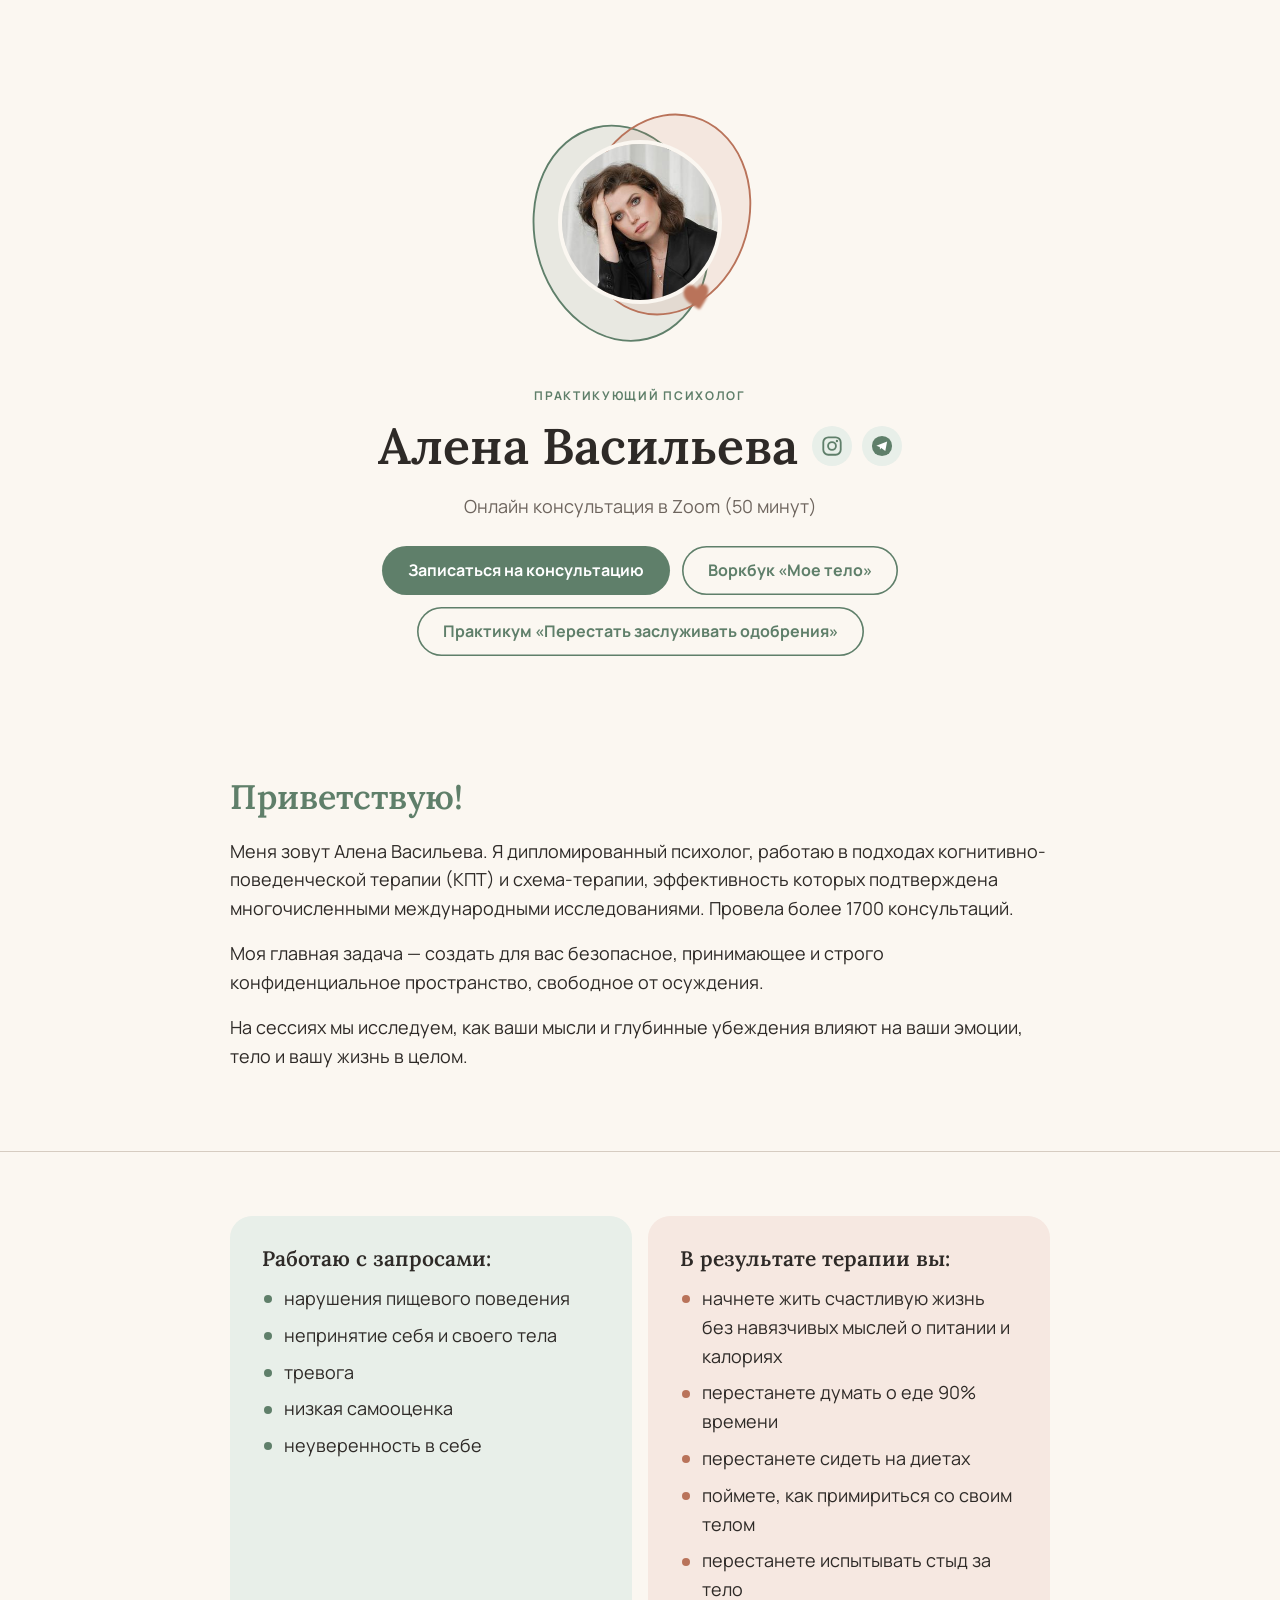
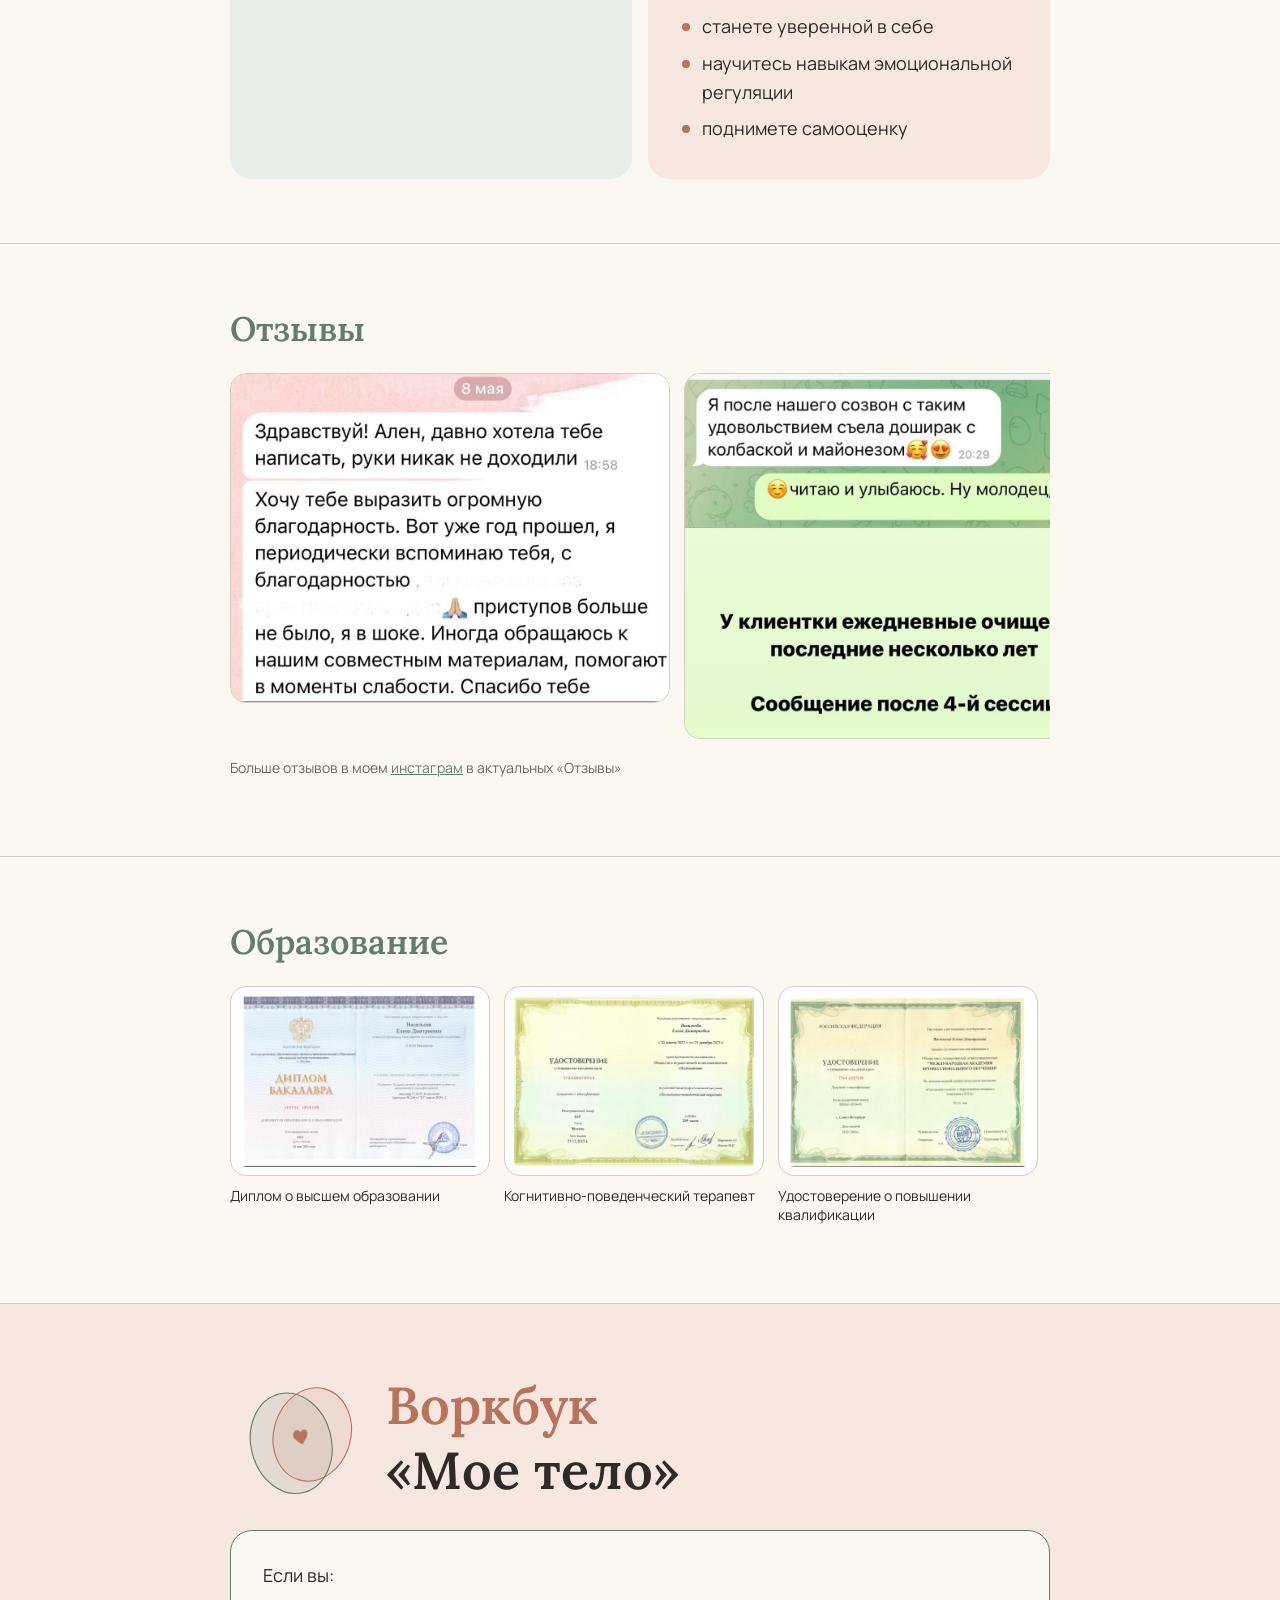
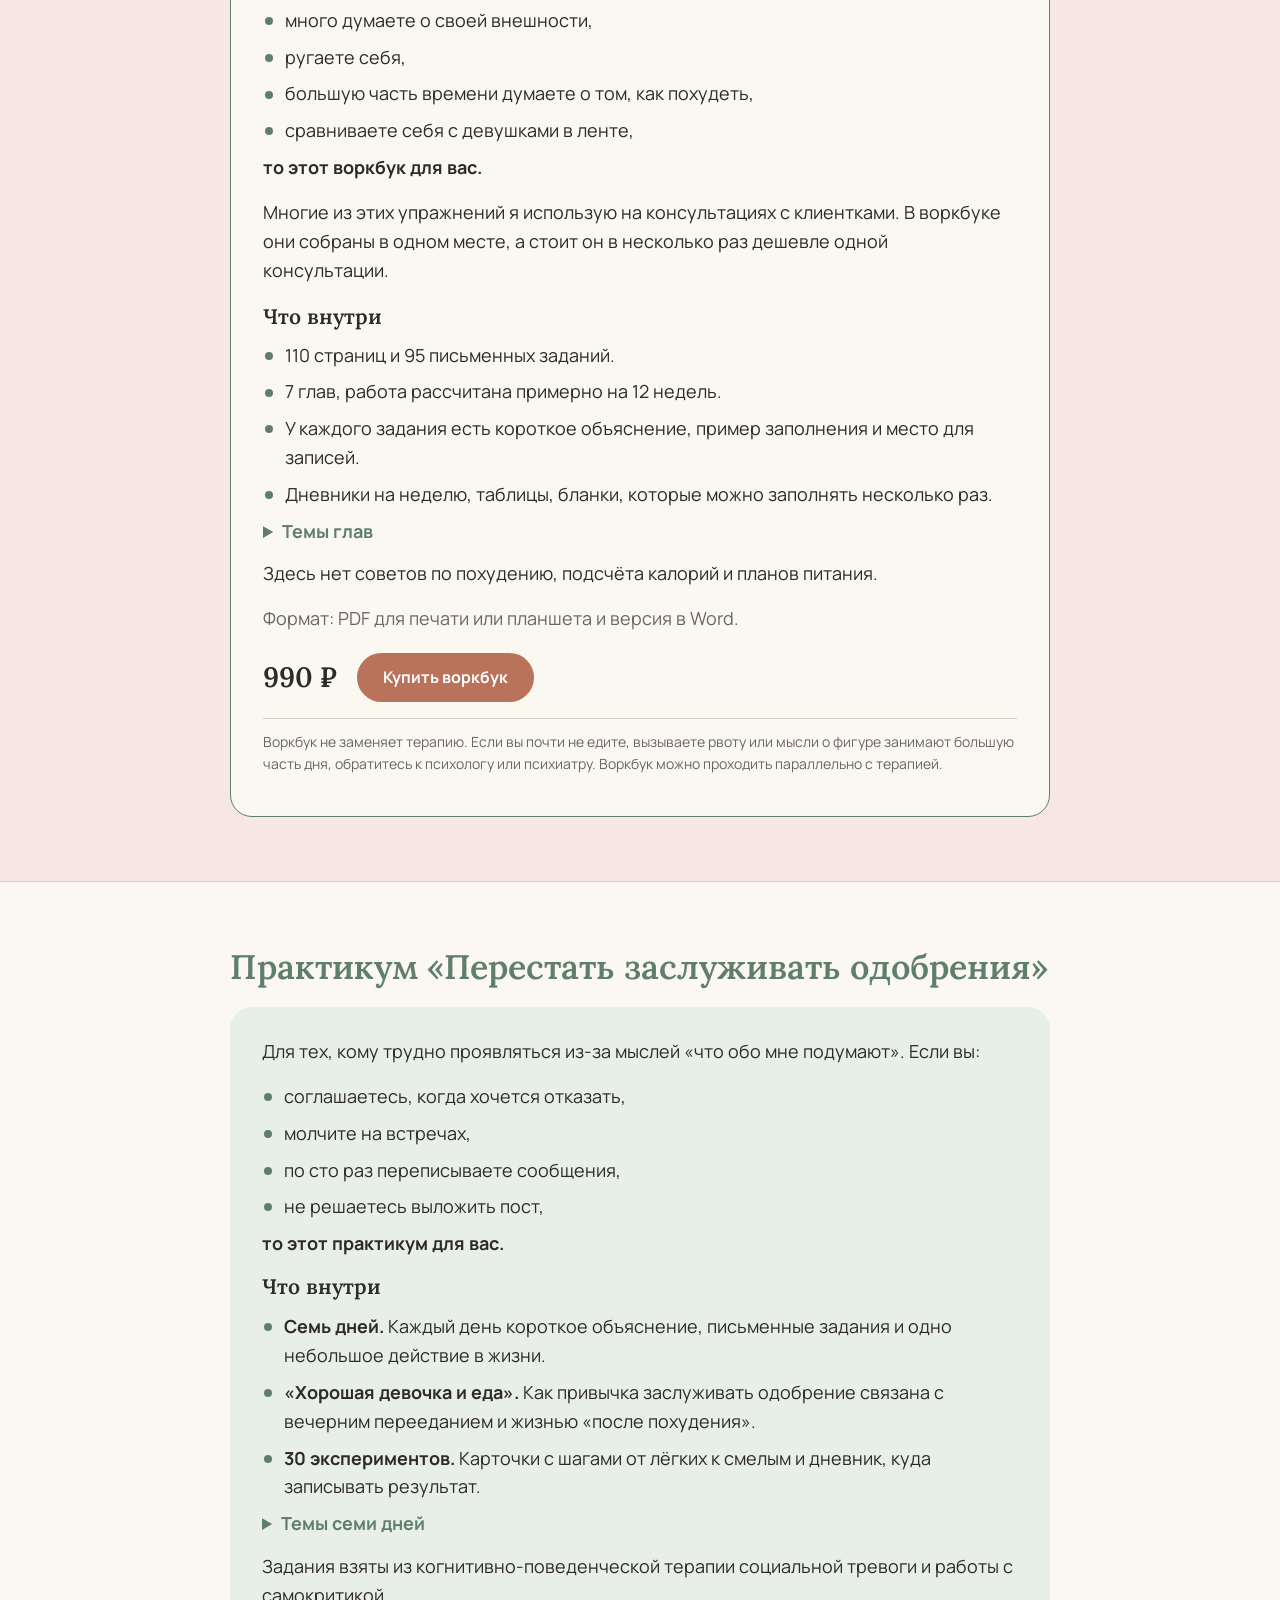
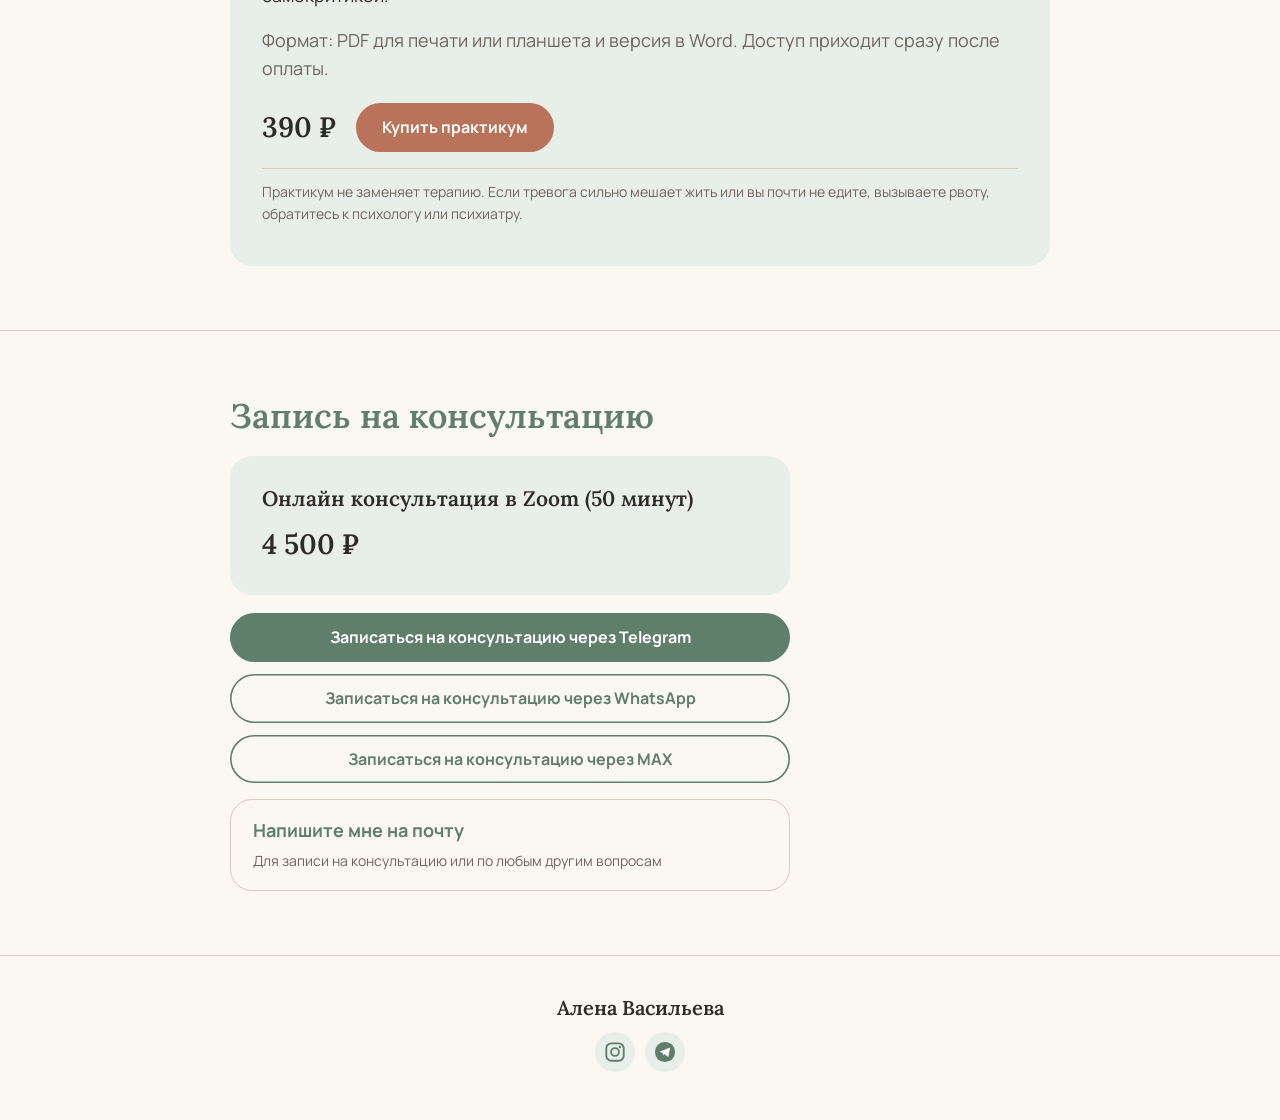
<file: index.html>
<!doctype html>
<html lang="ru">
<head>
<meta charset="utf-8">
<meta name="viewport" content="width=device-width, initial-scale=1">
<title>Алена Васильева — психолог</title>
<meta name="description" content="Алена Васильева, психолог. КПТ и схема-терапия. Нарушения пищевого поведения, непринятие себя и своего тела, тревога, низкая самооценка. Онлайн-консультации в Zoom.">
<meta property="og:title" content="Алена Васильева — психолог">
<meta property="og:description" content="Нарушения пищевого поведения, непринятие себя и своего тела, тревога, низкая самооценка. Онлайн-консультации в Zoom.">
<meta name="theme-color" content="#FBF7F1">
<link rel="icon" href="data:image/svg+xml,%3Csvg xmlns='http://www.w3.org/2000/svg' viewBox='68 66 26 26'%3E%3Cpath d='M81.5,89.5 C76,85 70.2,80.6 70.4,75 C70.6,70.8 73.6,68.2 77,68.4 C79.4,68.6 81,70.2 81.9,72.3 C82.9,70 84.8,68.9 87,69.1 C89.9,69.4 91.6,71.8 91.2,74.7 C90.7,79.4 86.4,84.4 81.5,89.5 Z' fill='%23B9735A'/%3E%3C/svg%3E">
<link rel="preconnect" href="https://fonts.googleapis.com">
<link rel="preconnect" href="https://fonts.gstatic.com" crossorigin>
<link href="https://fonts.googleapis.com/css2?family=Lora:wght@500;600&family=Manrope:wght@400;600;700&display=swap" rel="stylesheet">
<link rel="stylesheet" href="style.css">
</head>
<body>

<!-- Иконки соцсетей (как в воркбуке) -->
<svg width="0" height="0" style="position:absolute" aria-hidden="true">
  <symbol id="i-instagram" viewBox="0 0 24 24"><rect x="2.5" y="2.5" width="19" height="19" rx="5.5" fill="none" stroke="#5F7F6A" stroke-width="2"/><circle cx="12" cy="12" r="4.3" fill="none" stroke="#5F7F6A" stroke-width="2"/><circle cx="17.4" cy="6.6" r="1.3" fill="#5F7F6A"/></symbol>
  <symbol id="i-telegram" viewBox="0 0 24 24"><circle cx="12" cy="12" r="11" fill="#5F7F6A"/><path d="M5.8 11.8 17.6 7.2 15.6 17.4 11.2 14.2 9.8 15.8 9.6 13z" fill="#fff"/></symbol>
</svg>

<header class="hero">
  <div class="wrap inner">
    <!-- мотив обложки: два овала и сердечко -->
    <div class="portrait">
      <svg class="motif" viewBox="0 0 160 160" aria-hidden="true">
        <ellipse cx="70" cy="86" rx="46" ry="58" fill="#5F7F6A" fill-opacity=".12" stroke="#5F7F6A" stroke-width="1" transform="rotate(-14 70 86)"/>
        <ellipse cx="94" cy="76" rx="44" ry="54" fill="#B9735A" fill-opacity=".12" stroke="#B9735A" stroke-width="1" transform="rotate(16 94 76)"/>
      </svg>
      <img class="avatar" src="images/avatar.jpg" alt="Алена Васильева" width="160" height="160">
      <svg class="heart" viewBox="66 64 30 30" aria-hidden="true">
        <defs><filter id="soft-h" x="-20%" y="-20%" width="140%" height="140%"><feGaussianBlur stdDeviation=".9"/></filter></defs>
        <path d="M81.5,89.5 C76,85 70.2,80.6 70.4,75 C70.6,70.8 73.6,68.2 77,68.4 C79.4,68.6 81,70.2 81.9,72.3 C82.9,70 84.8,68.9 87,69.1 C89.9,69.4 91.6,71.8 91.2,74.7 C90.7,79.4 86.4,84.4 81.5,89.5 Z" fill="#B9735A" filter="url(#soft-h)" transform="rotate(-9 81 79)"/>
      </svg>
    </div>
    <div class="eyebrow">Практикующий психолог</div>
    <div class="name-row">
      <h1>Алена Васильева</h1>
      <span class="social">
        <a href="https://www.instagram.com/alena_rpp_psy/" target="_blank" rel="noopener" title="Instagram" aria-label="Instagram"><svg><use href="#i-instagram"/></svg></a>
        <a href="https://t.me/rpp_psychology" target="_blank" rel="noopener" title="Telegram-канал" aria-label="Telegram-канал"><svg><use href="#i-telegram"/></svg></a>
      </span>
    </div>
    <p class="lead">Онлайн консультация в Zoom (50 минут)</p>
    <div class="hero-btns">
      <a class="btn" href="https://t.me/alena_vasilieva" target="_blank" rel="noopener">Записаться на консультацию</a>
      <a class="btn ghost" href="#workbook">Воркбук «Мое тело»</a>
      <a class="btn ghost" href="praktikum.html">Практикум «Перестать заслуживать одобрения»</a>
    </div>
  </div>
</header>

<main>

<section id="about">
  <div class="wrap">
    <h2>Приветствую!</h2>
    <p>Меня зовут Алена Васильева. Я дипломированный психолог, работаю в подходах когнитивно-поведенческой терапии (КПТ) и схема-терапии, эффективность которых подтверждена многочисленными международными исследованиями. Провела более 1700 консультаций.</p>
    <p>Моя главная задача — создать для вас безопасное, принимающее и строго конфиденциальное пространство, свободное от осуждения.</p>
    <p>На сессиях мы исследуем, как ваши мысли и глубинные убеждения влияют на ваши эмоции, тело и вашу жизнь в целом.</p>
  </div>
</section>

<section id="zaprosy">
  <div class="wrap">
    <div class="cards two">
      <div class="card">
        <h3>Работаю с запросами:</h3>
        <ul class="dots">
          <li>нарушения пищевого поведения</li>
          <li>непринятие себя и своего тела</li>
          <li>тревога</li>
          <li>низкая самооценка</li>
          <li>неуверенность в себе</li>
        </ul>
      </div>
      <div class="card clay">
        <h3>В результате терапии вы:</h3>
        <ul class="dots">
          <li>начнете жить счастливую жизнь без навязчивых мыслей о питании и калориях</li>
          <li>перестанете думать о еде 90% времени</li>
          <li>перестанете сидеть на диетах</li>
          <li>поймете, как примириться со своим телом</li>
          <li>перестанете испытывать стыд за тело</li>
          <li>станете уверенной в себе</li>
          <li>научитесь навыкам эмоциональной регуляции</li>
          <li>поднимете самооценку</li>
        </ul>
      </div>
    </div>
  </div>
</section>

<section id="otzyvy">
  <div class="wrap">
    <h2>Отзывы</h2>
    <div class="strip" aria-label="Отзывы">
      <a href="images/64027310.jpg" target="_blank" rel="noopener"><img loading="lazy" src="images/64027310.jpg" alt="Отзыв 1"></a>
      <a href="images/64027375.jpg" target="_blank" rel="noopener"><img loading="lazy" src="images/64027375.jpg" alt="Отзыв 2"></a>
      <a href="images/64027407.jpg" target="_blank" rel="noopener"><img loading="lazy" src="images/64027407.jpg" alt="Отзыв 3"></a>
      <a href="images/64027474.png" target="_blank" rel="noopener"><img loading="lazy" src="images/64027474.png" alt="Отзыв 4"></a>
      <a href="images/64027577.png" target="_blank" rel="noopener"><img loading="lazy" src="images/64027577.png" alt="Отзыв 5"></a>
      <a href="images/64913595.jpg" target="_blank" rel="noopener"><img loading="lazy" src="images/64913595.jpg" alt="Отзыв 6"></a>
      <a href="images/64913645.png" target="_blank" rel="noopener"><img loading="lazy" src="images/64913645.png" alt="Отзыв 7"></a>
      <a href="images/64913660.png" target="_blank" rel="noopener"><img loading="lazy" src="images/64913660.png" alt="Отзыв 8"></a>
      <a href="images/64913672.png" target="_blank" rel="noopener"><img loading="lazy" src="images/64913672.png" alt="Отзыв 9"></a>
      <a href="images/64913682.png" target="_blank" rel="noopener"><img loading="lazy" src="images/64913682.png" alt="Отзыв 10"></a>
      <a href="images/64913700.png" target="_blank" rel="noopener"><img loading="lazy" src="images/64913700.png" alt="Отзыв 11"></a>
      <a href="images/65117118.png" target="_blank" rel="noopener"><img loading="lazy" src="images/65117118.png" alt="Отзыв 12"></a>
      <a href="images/65117131.jpg" target="_blank" rel="noopener"><img loading="lazy" src="images/65117131.jpg" alt="Отзыв 13"></a>
      <a href="images/65178248.png" target="_blank" rel="noopener"><img loading="lazy" src="images/65178248.png" alt="Отзыв 14"></a>
    </div>
    <p class="hint">Больше отзывов в моем <a href="https://www.instagram.com/alena_rpp_psy/" target="_blank" rel="noopener">инстаграм</a> в актуальных «Отзывы»</p>
  </div>
</section>

<section id="obrazovanie">
  <div class="wrap">
    <h2>Образование</h2>
    <div class="strip docs" aria-label="Образование">
      <a href="images/62421624.jpg" target="_blank" rel="noopener"><figure style="margin:0"><img loading="lazy" src="images/62421624.jpg" alt=""><figcaption>Диплом о высшем образовании</figcaption></figure></a>
      <a href="images/60777275.jpg" target="_blank" rel="noopener"><figure style="margin:0"><img loading="lazy" src="images/60777275.jpg" alt=""><figcaption>Когнитивно-поведенческий терапевт</figcaption></figure></a>
      <a href="images/62421635.jpg" target="_blank" rel="noopener"><figure style="margin:0"><img loading="lazy" src="images/62421635.jpg" alt=""><figcaption>Удостоверение о повышении квалификации</figcaption></figure></a>
      <a href="images/58990780.jpg" target="_blank" rel="noopener"><figure style="margin:0"><img loading="lazy" src="images/58990780.jpg" alt=""><figcaption>Сертификат курса «Расстройства пищевого поведения»</figcaption></figure></a>
      <a href="images/61542670.png" target="_blank" rel="noopener"><figure style="margin:0"><img loading="lazy" src="images/61542670.png" alt=""><figcaption>Консультант по расстройствам пищевого поведения</figcaption></figure></a>
      <a href="images/61542678.png" target="_blank" rel="noopener"><figure style="margin:0"><img loading="lazy" src="images/61542678.png" alt=""><figcaption>Сертификат о прохождении курса «Депрессия глазами психолога»</figcaption></figure></a>
      <a href="images/61542692.jpg" target="_blank" rel="noopener"><figure style="margin:0"><img loading="lazy" src="images/61542692.jpg" alt=""><figcaption>Сертификат о прохождении курса «Основы схема-терапии»</figcaption></figure></a>
      <a href="images/64656522.jpg" target="_blank" rel="noopener"><figure style="margin:0"><img loading="lazy" src="images/64656522.jpg" alt=""><figcaption>Терапия СДВГ</figcaption></figure></a>
      <a href="images/65083385.jpg" target="_blank" rel="noopener"><figure style="margin:0"><img loading="lazy" src="images/65083385.jpg" alt=""><figcaption>Схема-терапевт</figcaption></figure></a>
    </div>
  </div>
</section>

<section id="workbook" class="wb-section">
  <div class="wrap">
    <div class="wb-title">
      <svg viewBox="0 0 160 160" aria-hidden="true">
          <ellipse cx="70" cy="86" rx="46" ry="58" fill="#5F7F6A" fill-opacity=".12" stroke="#5F7F6A" stroke-width="1.3" transform="rotate(-14 70 86)"/>
          <ellipse cx="94" cy="76" rx="44" ry="54" fill="#B9735A" fill-opacity=".12" stroke="#B9735A" stroke-width="1.3" transform="rotate(16 94 76)"/>
          <defs><filter id="soft" x="-20%" y="-20%" width="140%" height="140%"><feGaussianBlur stdDeviation="1.1"/></filter></defs>
          <path d="M81.5,89.5 C76,85 70.2,80.6 70.4,75 C70.6,70.8 73.6,68.2 77,68.4 C79.4,68.6 81,70.2 81.9,72.3 C82.9,70 84.8,68.9 87,69.1 C89.9,69.4 91.6,71.8 91.2,74.7 C90.7,79.4 86.4,84.4 81.5,89.5 Z" fill="#B9735A" filter="url(#soft)" transform="translate(81 79) scale(0.8) translate(-81 -79) rotate(-9 81 79)"/>
        </svg>
      <div>
        <h2><span class="wb-word">Воркбук</span> «Мое тело»</h2>
      </div>
    </div>
    <div class="card wb">
      <p>Если вы:</p>
      <ul class="dots">
        <li>много думаете о своей внешности,</li>
        <li>ругаете себя,</li>
        <li>большую часть времени думаете о том, как похудеть,</li>
        <li>сравниваете себя с девушками в ленте,</li>
      </ul>
      <p class="for-you">то этот воркбук для вас.</p>
      <p>Многие из этих упражнений я использую на консультациях с клиентками. В воркбуке они собраны в одном месте, а стоит он в несколько раз дешевле одной консультации.</p>
      <h3>Что внутри</h3>
      <ul class="dots">
        <li>110 страниц и 95 письменных заданий.</li>
        <li>7 глав, работа рассчитана примерно на 12 недель.</li>
        <li>У каждого задания есть короткое объяснение, пример заполнения и место для записей.</li>
        <li>Дневники на неделю, таблицы, бланки, которые можно заполнять несколько раз.</li>
      </ul>
      <details>
        <summary>Темы глав</summary>
        <ol class="chapters">
          <li>Моя история с телом.</li>
          <li>Что я делаю со своим телом.</li>
          <li>Как я с собой разговариваю.</li>
          <li>Что умеет моё тело.</li>
          <li>Зеркало и одежда.</li>
          <li>Соцсети и сравнение.</li>
          <li>Забота о теле.</li>
        </ol>
      </details>
      <p>Здесь нет советов по похудению, подсчёта калорий и планов питания.</p>
      <p class="muted">Формат: PDF для печати или планшета и версия в Word.</p>
      <div class="buy">
        <div class="price">990 ₽</div>
        <a class="btn clay" href="https://payform.ru/glcRQ3X/" target="_blank" rel="noopener">Купить воркбук</a>
      </div>
      <p class="note">Воркбук не заменяет терапию. Если вы почти не едите, вызываете рвоту или мысли о фигуре занимают большую часть дня, обратитесь к психологу или психиатру. Воркбук можно проходить параллельно с терапией.</p>
    </div>
  </div>
</section>

<section id="praktikum">
  <div class="wrap">
    <h2>Практикум «Перестать заслуживать одобрения»</h2>
    <div class="card">
      <p>Для тех, кому трудно проявляться из-за мыслей «что обо мне подумают». Если вы:</p>
      <ul class="dots">
        <li>соглашаетесь, когда хочется отказать,</li>
        <li>молчите на встречах,</li>
        <li>по сто раз переписываете сообщения,</li>
        <li>не решаетесь выложить пост,</li>
      </ul>
      <p class="for-you">то этот практикум для вас.</p>
      <h3>Что внутри</h3>
      <ul class="dots">
        <li><strong>Семь дней.</strong> Каждый день короткое объяснение, письменные задания и одно небольшое действие в жизни.</li>
        <li><strong>«Хорошая девочка и еда».</strong> Как привычка заслуживать одобрение связана с вечерним перееданием и жизнью «после похудения».</li>
        <li><strong>30 экспериментов.</strong> Карточки с шагами от лёгких к смелым и дневник, куда записывать результат.</li>
      </ul>
      <details>
        <summary>Темы семи дней</summary>
        <ol class="chapters">
          <li>Откуда привычка быть удобной.</li>
          <li>Охранительное поведение.</li>
          <li>Мысли «что обо мне подумают».</li>
          <li>Отказы и просьбы.</li>
          <li>Самокритика после ошибки.</li>
          <li>Лестница страхов.</li>
          <li>Свои желания.</li>
        </ol>
      </details>
      <p>Задания взяты из когнитивно-поведенческой терапии социальной тревоги и работы с самокритикой.</p>
      <p class="muted">Формат: PDF для печати или планшета и версия в Word. Доступ приходит сразу после оплаты.</p>
      <div class="buy">
        <div class="price">390 ₽</div>
        <a class="btn clay" href="https://payform.ru/encVbU1/" target="_blank" rel="noopener">Купить практикум</a>
      </div>
      <p class="note">Практикум не заменяет терапию. Если тревога сильно мешает жить или вы почти не едите, вызываете рвоту, обратитесь к психологу или психиатру.</p>
    </div>
  </div>
</section>

<section id="zapis" class="contact">
  <div class="wrap">
    <h2>Запись на консультацию</h2>
    <div class="card">
      <h3 style="margin:0">Онлайн консультация в Zoom (50 минут)</h3>
      <div class="price">4 500 ₽</div>
    </div>
    <div class="buttons">
      <a class="btn" href="https://t.me/alena_vasilieva" target="_blank" rel="noopener">Записаться на консультацию через Telegram</a>
      <a class="btn ghost" href="https://wa.me/79167092935?text=%D0%97%D0%B4%D1%80%D0%B0%D0%B2%D1%81%D1%82%D0%B2%D1%83%D0%B9%D1%82%D0%B5%21%20%D0%A5%D0%BE%D1%87%D1%83%20%D0%B7%D0%B0%D0%BF%D0%B8%D1%81%D0%B0%D1%82%D1%8C%D1%81%D1%8F%20%D0%BD%D0%B0%20%D0%BA%D0%BE%D0%BD%D1%81%D1%83%D0%BB%D1%8C%D1%82%D0%B0%D1%86%D0%B8%D1%8E" target="_blank" rel="noopener">Записаться на консультацию через WhatsApp</a>
      <a class="btn ghost" href="https://max.ru/u/f9LHodD0cOKa7SaISneSpPCtB4-stAxE2HPcHS2LW48a2jcwTA5G3lE10Xo" target="_blank" rel="noopener">Записаться на консультацию через MAX</a>
      <a class="mail" href="mailto:alena.vasileva.psy@gmail.com?subject=%D0%97%D0%B4%D1%80%D0%B0%D0%B2%D1%81%D1%82%D0%B2%D1%83%D0%B9%D1%82%D0%B5!%20%D0%A5%D0%BE%D1%87%D1%83%20%D0%B7%D0%B0%D0%BF%D0%B8%D1%81%D0%B0%D1%82%D1%8C%D1%81%D1%8F%20%D0%BD%D0%B0%20%D0%BA%D0%BE%D0%BD%D1%81%D1%83%D0%BB%D1%8C%D1%82%D0%B0%D1%86%D0%B8%D1%8E"><b>Напишите мне на почту</b><span>Для записи на консультацию или по любым другим вопросам</span></a>
    </div>
  </div>
</section>

</main>

<footer>
  <div class="wrap">
    <div class="fname">Алена Васильева</div>
    <span class="social">
      <a href="https://www.instagram.com/alena_rpp_psy/" target="_blank" rel="noopener" title="Instagram" aria-label="Instagram"><svg><use href="#i-instagram"/></svg></a>
      <a href="https://t.me/rpp_psychology" target="_blank" rel="noopener" title="Telegram-канал" aria-label="Telegram-канал"><svg><use href="#i-telegram"/></svg></a>
    </span>
  </div>
</footer>

</body>
</html>
</file>
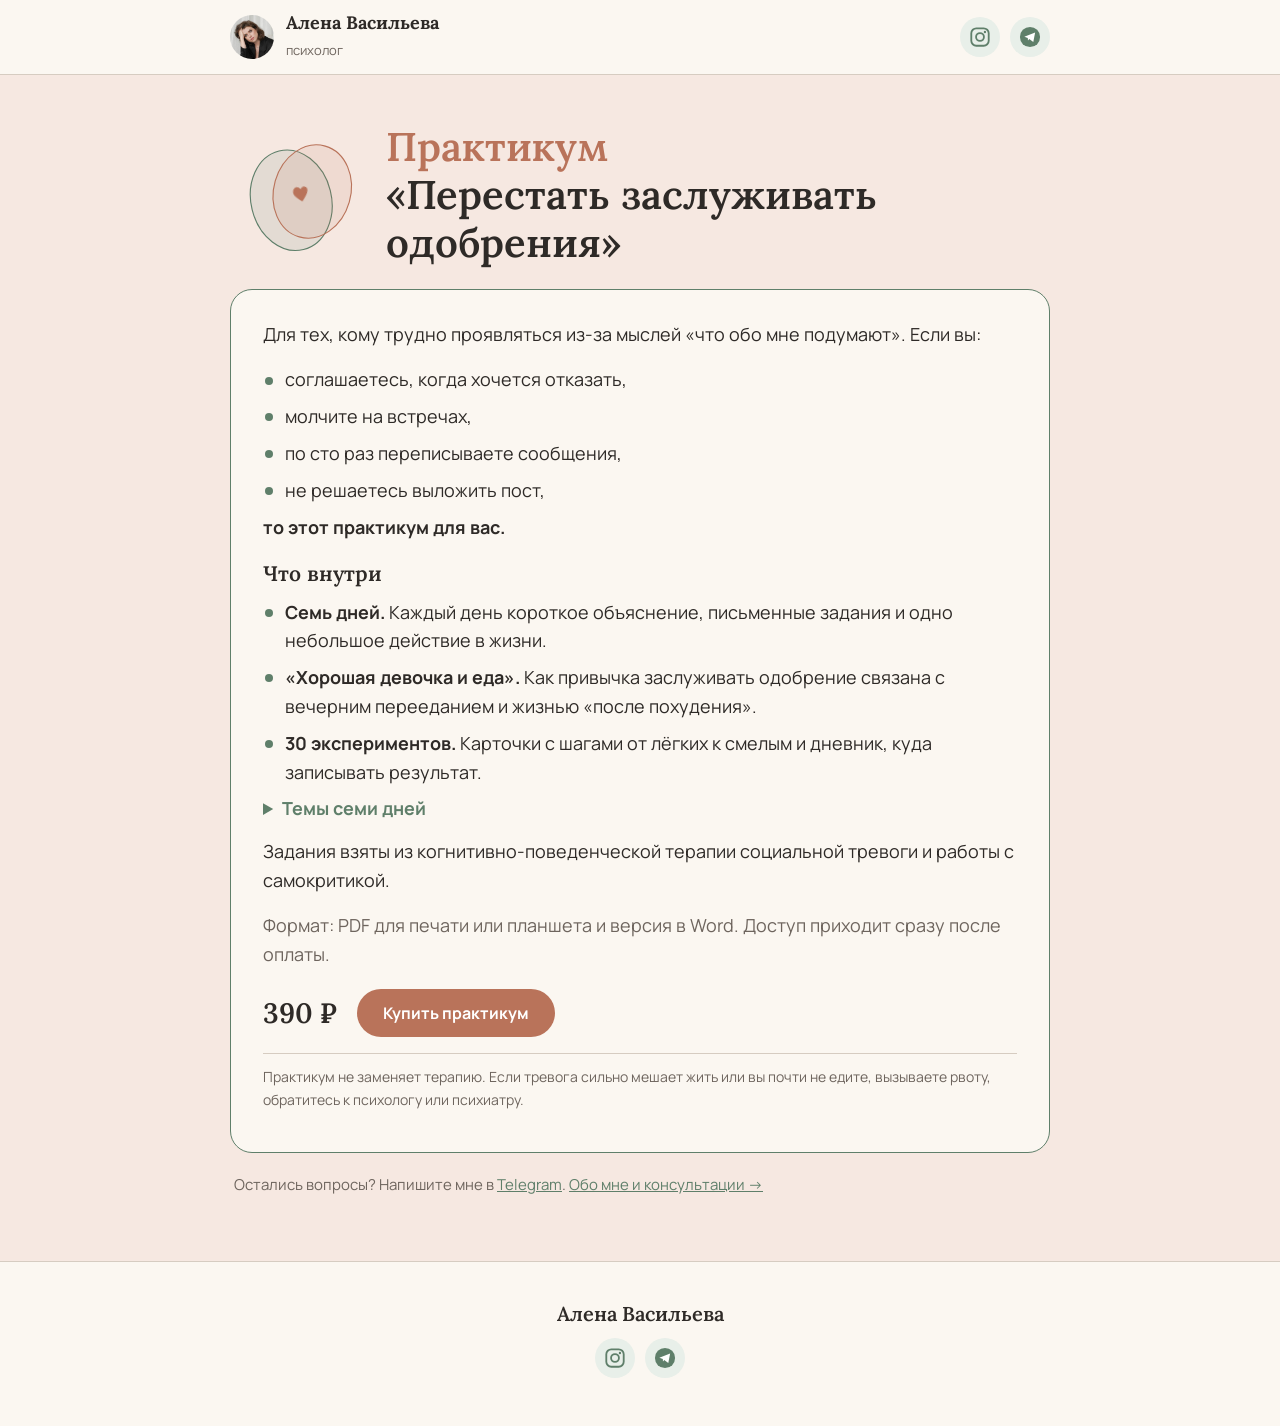
<file: praktikum.html>
<!doctype html>
<html lang="ru">
<head>
<meta charset="utf-8">
<meta name="viewport" content="width=device-width, initial-scale=1">
<title>Практикум «Перестать заслуживать одобрения» — Алена Васильева</title>
<meta name="description" content="Практикум психолога Алены Васильевой для тех, кому трудно проявляться из-за мыслей «что обо мне подумают»: 7 дней заданий, «Хорошая девочка и еда», 30 экспериментов.">
<meta property="og:title" content="Практикум «Перестать заслуживать одобрения»">
<meta property="og:description" content="Для тех, кому трудно проявляться из-за мыслей «что обо мне подумают». 7 дней заданий и 30 экспериментов.">
<meta name="theme-color" content="#FBF7F1">
<link rel="icon" href="data:image/svg+xml,%3Csvg xmlns='http://www.w3.org/2000/svg' viewBox='68 66 26 26'%3E%3Cpath d='M81.5,89.5 C76,85 70.2,80.6 70.4,75 C70.6,70.8 73.6,68.2 77,68.4 C79.4,68.6 81,70.2 81.9,72.3 C82.9,70 84.8,68.9 87,69.1 C89.9,69.4 91.6,71.8 91.2,74.7 C90.7,79.4 86.4,84.4 81.5,89.5 Z' fill='%23B9735A'/%3E%3C/svg%3E">
<link rel="preconnect" href="https://fonts.googleapis.com">
<link rel="preconnect" href="https://fonts.gstatic.com" crossorigin>
<link href="https://fonts.googleapis.com/css2?family=Lora:wght@500;600&family=Manrope:wght@400;600;700&display=swap" rel="stylesheet">
<link rel="stylesheet" href="style.css">
</head>
<body>

<!-- Иконки соцсетей (как в воркбуке) -->
<svg width="0" height="0" style="position:absolute" aria-hidden="true">
  <symbol id="i-instagram" viewBox="0 0 24 24"><rect x="2.5" y="2.5" width="19" height="19" rx="5.5" fill="none" stroke="#5F7F6A" stroke-width="2"/><circle cx="12" cy="12" r="4.3" fill="none" stroke="#5F7F6A" stroke-width="2"/><circle cx="17.4" cy="6.6" r="1.3" fill="#5F7F6A"/></symbol>
  <symbol id="i-telegram" viewBox="0 0 24 24"><circle cx="12" cy="12" r="11" fill="#5F7F6A"/><path d="M5.8 11.8 17.6 7.2 15.6 17.4 11.2 14.2 9.8 15.8 9.6 13z" fill="#fff"/></symbol>
</svg>

<!-- Иконки соцсетей (как в воркбуке) -->
<svg width="0" height="0" style="position:absolute" aria-hidden="true">
  <symbol id="i-instagram" viewBox="0 0 24 24"><rect x="2.5" y="2.5" width="19" height="19" rx="5.5" fill="none" stroke="#5F7F6A" stroke-width="2"/><circle cx="12" cy="12" r="4.3" fill="none" stroke="#5F7F6A" stroke-width="2"/><circle cx="17.4" cy="6.6" r="1.3" fill="#5F7F6A"/></symbol>
  <symbol id="i-telegram" viewBox="0 0 24 24"><circle cx="12" cy="12" r="11" fill="#5F7F6A"/><path d="M5.8 11.8 17.6 7.2 15.6 17.4 11.2 14.2 9.8 15.8 9.6 13z" fill="#fff"/></symbol>
</svg>

<header class="pk-top">
  <div class="wrap pk-bar">
    <a class="pk-me" href="./">
      <img src="images/avatar.jpg" alt="" width="44" height="44">
      <span><b>Алена Васильева</b><small>психолог</small></span>
    </a>
    <span class="social">
      <a href="https://www.instagram.com/alena_rpp_psy/" target="_blank" rel="noopener" title="Instagram" aria-label="Instagram"><svg><use href="#i-instagram"/></svg></a>
      <a href="https://t.me/rpp_psychology" target="_blank" rel="noopener" title="Telegram-канал" aria-label="Telegram-канал"><svg><use href="#i-telegram"/></svg></a>
    </span>
  </div>
</header>

<main>
<section class="wb-section pk-page">
  <div class="wrap">
    <div class="wb-title">
      <svg viewBox="0 0 160 160" aria-hidden="true">
          <ellipse cx="70" cy="86" rx="46" ry="58" fill="#5F7F6A" fill-opacity=".12" stroke="#5F7F6A" stroke-width="1.3" transform="rotate(-14 70 86)"/>
          <ellipse cx="94" cy="76" rx="44" ry="54" fill="#B9735A" fill-opacity=".12" stroke="#B9735A" stroke-width="1.3" transform="rotate(16 94 76)"/>
          <defs><filter id="soft" x="-20%" y="-20%" width="140%" height="140%"><feGaussianBlur stdDeviation="1.1"/></filter></defs>
          <path d="M81.5,89.5 C76,85 70.2,80.6 70.4,75 C70.6,70.8 73.6,68.2 77,68.4 C79.4,68.6 81,70.2 81.9,72.3 C82.9,70 84.8,68.9 87,69.1 C89.9,69.4 91.6,71.8 91.2,74.7 C90.7,79.4 86.4,84.4 81.5,89.5 Z" fill="#B9735A" filter="url(#soft)" transform="translate(81 79) scale(0.8) translate(-81 -79) rotate(-9 81 79)"/>
        </svg>
      <div>
        <h2><span class="wb-word">Практикум</span> «Перестать заслуживать одобрения»</h2>
      </div>
    </div>
    <div class="card wb">
      <p>Для тех, кому трудно проявляться из-за мыслей «что обо мне подумают». Если вы:</p>
      <ul class="dots">
        <li>соглашаетесь, когда хочется отказать,</li>
        <li>молчите на встречах,</li>
        <li>по сто раз переписываете сообщения,</li>
        <li>не решаетесь выложить пост,</li>
      </ul>
      <p class="for-you">то этот практикум для вас.</p>
      <h3>Что внутри</h3>
      <ul class="dots">
        <li><strong>Семь дней.</strong> Каждый день короткое объяснение, письменные задания и одно небольшое действие в жизни.</li>
        <li><strong>«Хорошая девочка и еда».</strong> Как привычка заслуживать одобрение связана с вечерним перееданием и жизнью «после похудения».</li>
        <li><strong>30 экспериментов.</strong> Карточки с шагами от лёгких к смелым и дневник, куда записывать результат.</li>
      </ul>
      <details>
        <summary>Темы семи дней</summary>
        <ol class="chapters">
          <li>Откуда привычка быть удобной.</li>
          <li>Охранительное поведение.</li>
          <li>Мысли «что обо мне подумают».</li>
          <li>Отказы и просьбы.</li>
          <li>Самокритика после ошибки.</li>
          <li>Лестница страхов.</li>
          <li>Свои желания.</li>
        </ol>
      </details>
      <p>Задания взяты из когнитивно-поведенческой терапии социальной тревоги и работы с самокритикой.</p>
      <p class="muted">Формат: PDF для печати или планшета и версия в Word. Доступ приходит сразу после оплаты.</p>
      <div class="buy">
        <div class="price">390 ₽</div>
        <a class="btn clay" href="https://payform.ru/encVbU1/" target="_blank" rel="noopener">Купить практикум</a>
      </div>
      <p class="note">Практикум не заменяет терапию. Если тревога сильно мешает жить или вы почти не едите, вызываете рвоту, обратитесь к психологу или психиатру.</p>
    </div>
    <p class="pk-back">Остались вопросы? Напишите мне в <a href="https://t.me/alena_vasilieva" target="_blank" rel="noopener">Telegram</a>. <a href="./">Обо мне и консультации →</a></p>
  </div>
</section>
</main>

<footer>
  <div class="wrap">
    <div class="fname">Алена Васильева</div>
    <span class="social">
      <a href="https://www.instagram.com/alena_rpp_psy/" target="_blank" rel="noopener" title="Instagram" aria-label="Instagram"><svg><use href="#i-instagram"/></svg></a>
      <a href="https://t.me/rpp_psychology" target="_blank" rel="noopener" title="Telegram-канал" aria-label="Telegram-канал"><svg><use href="#i-telegram"/></svg></a>
    </span>
  </div>
</footer>

</body>
</html>
</file>
<file: style.css>
/* Цвета и шрифты как в воркбуке «Мое тело» */
:root{
  --ink:#2E2A27;--muted:#6E655E;
  --sage:#5F7F6A;--sage-l:#E8EFE9;
  --clay:#B9735A;--clay-l:#F6E8E1;
  --cream:#FBF7F1;--line:#D6CCC1;
  --radius:22px;
}
*{box-sizing:border-box}
html{scroll-behavior:smooth;-webkit-text-size-adjust:100%}
body{margin:0;background:var(--cream);color:var(--ink);
  font-family:Manrope,'Segoe UI',system-ui,sans-serif;font-size:17px;line-height:1.6}
h1,h2,h3{font-family:Lora,Georgia,serif;font-weight:600;line-height:1.25;margin:0}
p{margin:0 0 .9em}
a{color:var(--sage)}
img{max-width:100%;display:block}

.wrap{max-width:860px;margin:0 auto;padding:0 20px}
section{padding:44px 0}
section+section{border-top:1px solid var(--line)}
.eyebrow{font-size:12px;font-weight:700;letter-spacing:.14em;text-transform:uppercase;color:var(--sage);margin-bottom:10px}
h2{font-size:28px;color:var(--sage);margin-bottom:18px}
.muted{color:var(--muted)}

/* Первый экран */
.hero{position:relative;overflow:hidden;padding:48px 0 40px;text-align:center}
.portrait{position:relative;width:250px;height:250px;margin:0 auto 14px}
.portrait .motif{position:absolute;inset:0;width:100%;height:100%}
.avatar{position:absolute;left:50%;top:50%;width:136px;height:136px;transform:translate(-50%,-50%);
  border-radius:50%;object-fit:cover;border:4px solid var(--cream)}
.portrait .heart{position:absolute;width:30px;height:30px;left:63%;top:69%}
.hero h1{font-size:38px}
.name-row{display:flex;align-items:center;justify-content:center;flex-wrap:wrap;gap:6px 14px}
.hero .lead{max-width:520px;margin:14px auto 26px;color:var(--muted)}

.social{display:inline-flex;gap:10px}
.social a{display:inline-flex;width:40px;height:40px;align-items:center;justify-content:center;border-radius:50%;background:var(--sage-l)}
.social svg{width:22px;height:22px}

/* Кнопки-«пилюли» как в карточках «Что дальше» */
.btn{display:inline-block;background:var(--sage);color:#fff;text-decoration:none;font-weight:700;
  font-size:16px;line-height:1.3;padding:14px 26px;border-radius:999px;text-align:center;transition:filter .15s}
.btn:hover{filter:brightness(1.08)}
.btn.clay{background:var(--clay)}
.btn.ghost{background:transparent;color:var(--sage);box-shadow:inset 0 0 0 1.6px var(--sage)}

/* Карточки */
.cards{display:grid;gap:16px}
.card{border-radius:var(--radius);padding:24px 24px 22px;background:var(--sage-l)}
.card.clay{background:var(--clay-l)}
.card.wb{background:var(--cream);border:1.6px solid var(--sage)}
.card h3{font-size:21px;margin-bottom:12px}
.card .tag{display:inline-block;font-size:12px;font-weight:700;letter-spacing:.12em;text-transform:uppercase;color:var(--sage);margin-bottom:6px}

ul.dots{list-style:none;padding:0;margin:0}
ul.dots li{position:relative;padding-left:22px;margin:0 0 8px}
ul.dots li::before{content:"";position:absolute;left:2px;top:.62em;width:8px;height:8px;border-radius:50%;background:var(--sage)}
.card.clay ul.dots li::before{background:var(--clay)}
ol.chapters{margin:0;padding-left:22px}
ol.chapters li{margin-bottom:6px}

/* Ленты с картинками (отзывы, дипломы) */
.strip{display:flex;gap:14px;overflow-x:auto;scroll-snap-type:x mandatory;padding:4px 20px 14px;margin:0 -20px;
  scrollbar-width:thin;scrollbar-color:var(--line) transparent}
.strip>a{flex:0 0 auto;scroll-snap-align:center;text-decoration:none;color:inherit}
.strip{align-items:flex-start}
.strip img{width:min(440px,86vw);height:auto;border-radius:16px;border:1px solid var(--line);background:#fff}
.strip.docs>a{width:260px}
.strip.docs img{height:190px;width:100%;object-fit:contain;padding:8px}
.strip figcaption{font-size:14px;line-height:1.4;margin-top:10px;color:var(--ink)}
.hint{font-size:14px;color:var(--muted);margin-top:4px}

/* Воркбук */
.wb-section{background:var(--clay-l)}
.wb-title{display:flex;gap:16px;align-items:center;margin-bottom:22px}
.wb-title svg{flex:0 0 auto;width:110px;height:110px}
.wb-title h2{font-size:40px;color:var(--ink);margin:0}
.wb-title .wb-word{display:block;color:var(--clay)}
.card.wb h3{font-size:21px;margin:20px 0 10px}
.for-you{font-weight:700}
.buy{display:flex;flex-wrap:wrap;align-items:center;gap:12px 20px;margin:20px 0 4px}
.price{font-family:Lora,Georgia,serif;font-size:28px;font-weight:600;margin:10px 0 0}
.buy .price{margin:0}
.hero-btns{display:flex;flex-wrap:wrap;gap:12px;justify-content:center}
details{margin:6px 0 14px}
summary{cursor:pointer;font-weight:700;color:var(--sage)}
details[open] summary{margin-bottom:10px}
.note{font-size:14px;color:var(--muted);border-top:1px solid var(--line);padding-top:12px;margin-top:16px}

/* Запись */
.contact .buttons{display:grid;gap:12px;margin-top:18px}
.contact .buttons .btn{display:flex;align-items:center;justify-content:center}
.contact .buttons .mail{grid-column:1/-1}
.mail{display:block;text-decoration:none;color:var(--ink);border-radius:var(--radius);border:1.6px solid var(--line);padding:16px 22px;margin-top:4px}
.mail b{color:var(--sage);display:block}
.mail span{font-size:14px;color:var(--muted)}

footer{padding:36px 0 48px;text-align:center;border-top:1px solid var(--line);font-size:14px;color:var(--muted)}
footer .fname{font-family:Lora,Georgia,serif;font-size:20px;font-weight:600;color:var(--ink);margin-bottom:8px}

@media (min-width:720px){
  body{font-size:18px}
  section{padding:64px 0}
  h2{font-size:34px}
  .hero{padding:72px 0 56px}
  .hero h1{font-size:50px}
  .portrait{width:300px;height:300px}
  .wb-title h2{font-size:52px}
  .wb-title svg{width:140px;height:140px}
  .avatar{width:164px;height:164px}
  .portrait .heart{width:36px;height:36px}
  .cards.two{grid-template-columns:1fr 1fr}
  .card{padding:30px 32px 28px}
  .contact .buttons,.contact .card{max-width:560px}
  .strip{margin:0;padding:4px 0 14px}
}
@media (max-width:400px){
  .hero h1{font-size:33px}
  .btn{width:100%}
  .wb-title svg{width:84px;height:84px}
  .wb-title h2{font-size:34px}
}

/* Отдельная страница практикума */
.pk-top{border-bottom:1px solid var(--line);background:var(--cream)}
.pk-bar{display:flex;align-items:center;justify-content:space-between;gap:12px;padding-top:12px;padding-bottom:12px}
.pk-me{display:flex;align-items:center;gap:12px;text-decoration:none;color:var(--ink)}
.pk-me img{width:44px;height:44px;border-radius:50%;object-fit:cover}
.pk-me b{display:block;font-family:Lora,Georgia,serif;font-size:18px;line-height:1.2}
.pk-me small{font-size:13px;color:var(--muted)}
.pk-page{padding-top:32px}
.pk-page .wb-title h2{font-size:30px;line-height:1.2}
.pk-back{font-size:15px;color:var(--muted);margin:20px 4px 0}
@media (min-width:720px){.pk-page{padding-top:48px}.pk-page .wb-title h2{font-size:40px}}
@media (max-width:400px){.pk-page .wb-title h2{font-size:26px}}
</file>
